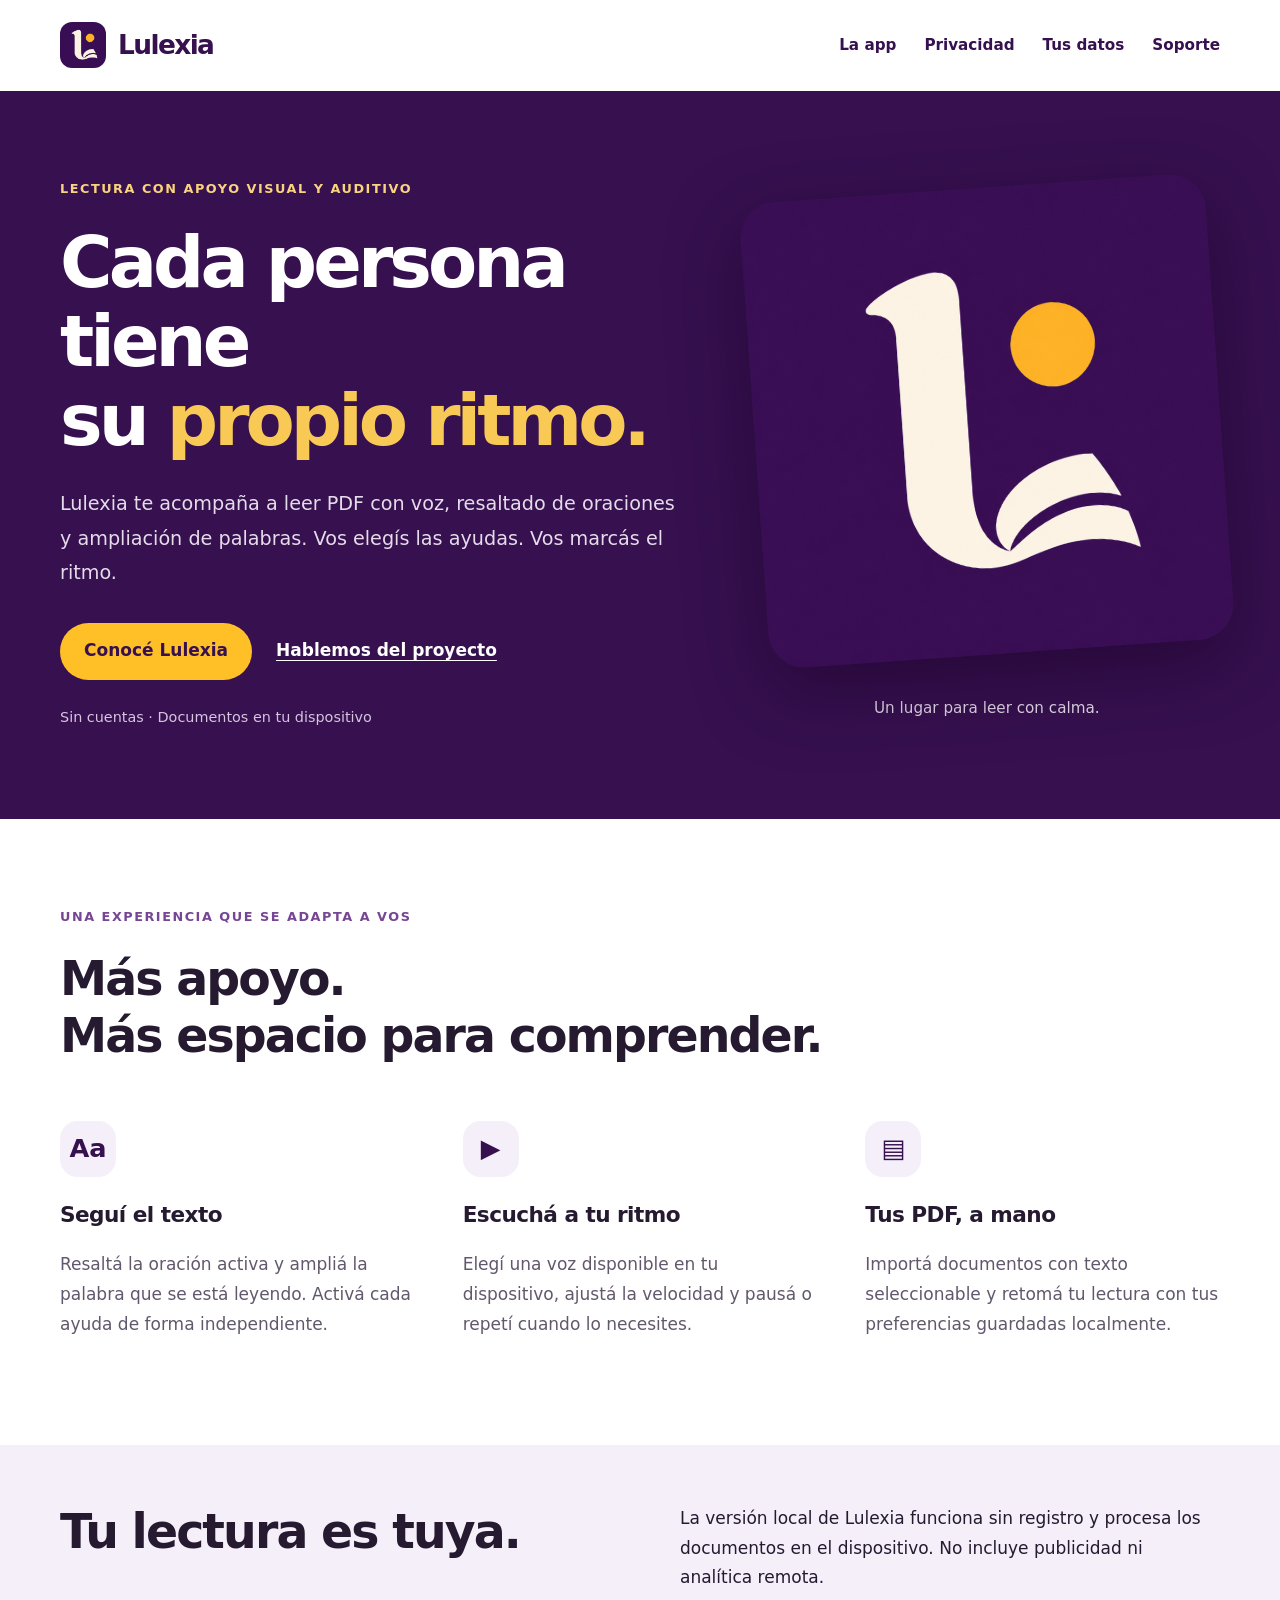
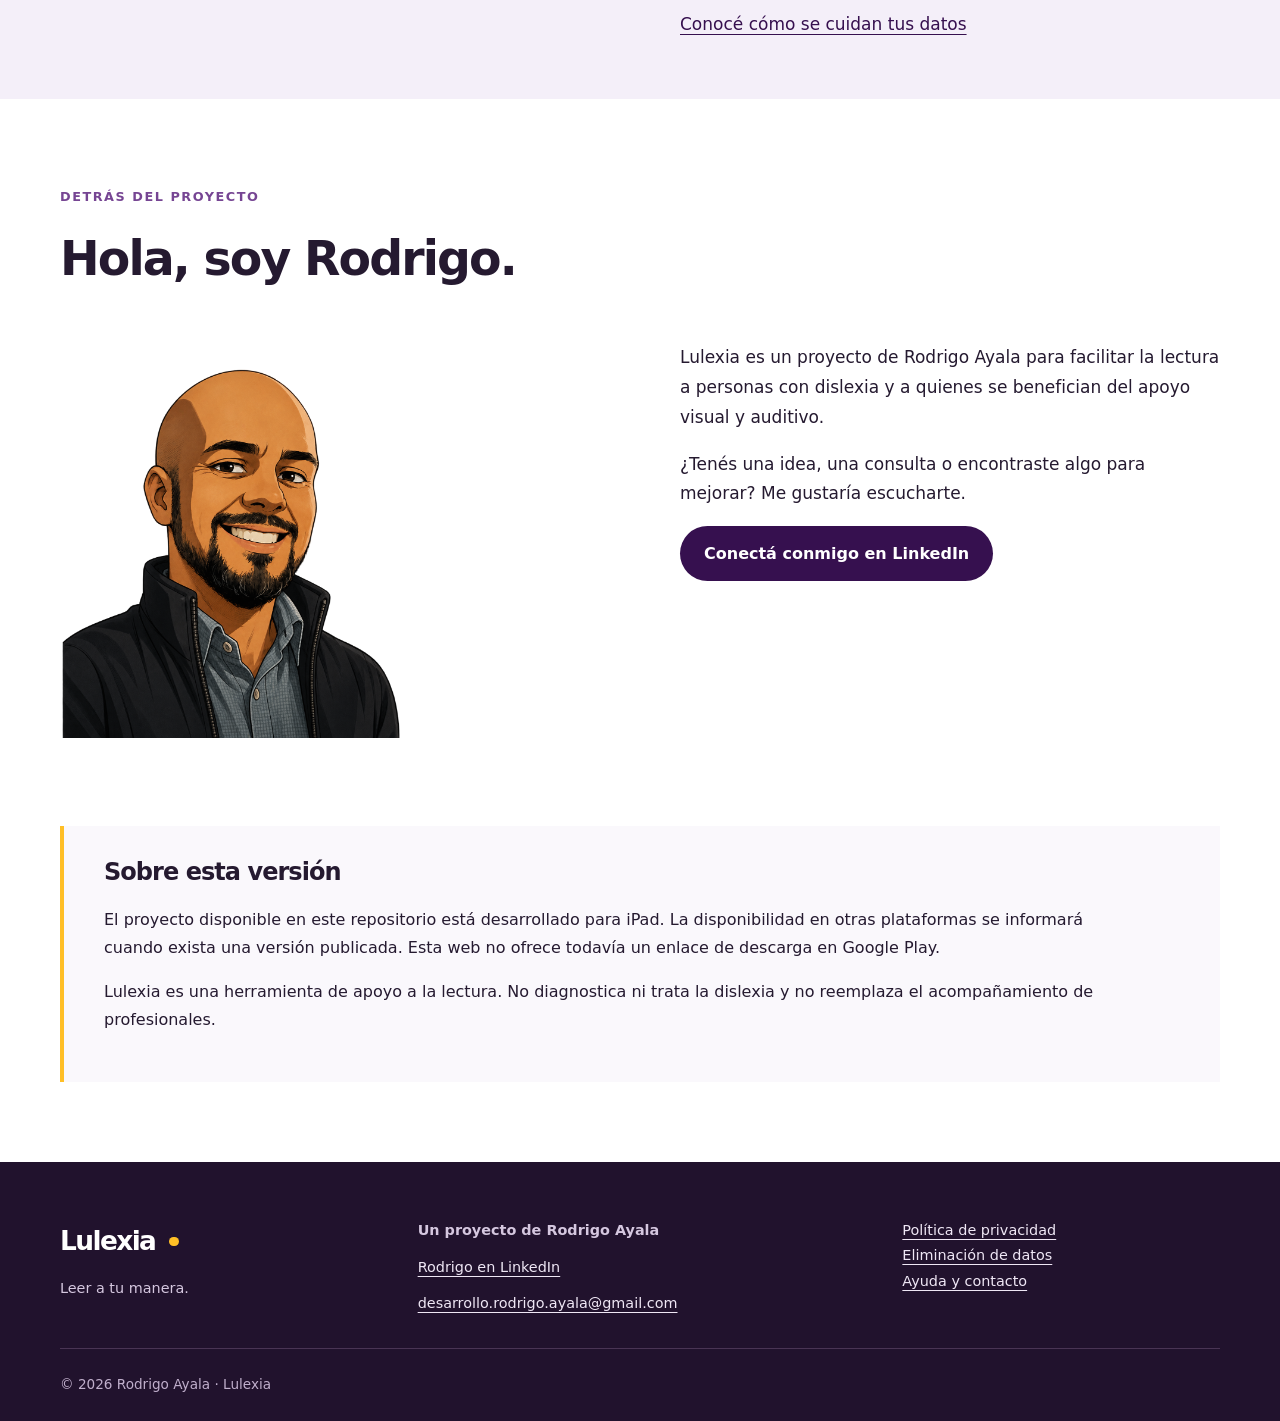
<file: docs/index.html>
<!doctype html>
<html lang="es"><head><meta charset="utf-8"><meta name="viewport" content="width=device-width, initial-scale=1"><title>Leer a tu manera · Lulexia</title><meta name="description" content="Conocé Lulexia: lectura de PDF con apoyo visual y auditivo, a tu propio ritmo."><meta name="theme-color" content="#36104f"><link rel="icon" href="assets/lulexia.png"><link rel="stylesheet" href="assets/styles.css"></head><body><a class="skip" href="#contenido">Saltar al contenido</a><header class="wrap"><a class="brand" href="index.html"><img src="assets/lulexia.png" width="46" height="46" alt="">Lulexia</a><nav aria-label="Navegación principal"><a href="index.html">La app</a><a href="privacidad.html">Privacidad</a><a href="datos.html">Tus datos</a><a href="soporte.html">Soporte</a></nav></header><main id="contenido"><section class="hero"><div class="wrap hero-grid"><div><p class="eyebrow">LECTURA CON APOYO VISUAL Y AUDITIVO</p><h1>Cada persona tiene<br>su <em>propio ritmo.</em></h1><p class="lead">Lulexia te acompaña a leer PDF con voz, resaltado de oraciones y ampliación de palabras. Vos elegís las ayudas. Vos marcás el ritmo.</p><div class="actions"><a class="button" href="#como-funciona">Conocé Lulexia</a><a class="text-link" href="soporte.html">Hablemos del proyecto</a></div><p class="hero-note">Sin cuentas · Documentos en tu dispositivo</p></div><div class="brand-art"><img src="assets/lulexia.png" width="1254" height="1254" alt="Logo de Lulexia: una L con forma de libro y un punto amarillo"><span>Un lugar para leer con calma.</span></div></div></section>
<section id="como-funciona" class="wrap section"><p class="eyebrow">UNA EXPERIENCIA QUE SE ADAPTA A VOS</p><h2>Más apoyo.<br>Más espacio para comprender.</h2><div class="features"><article><span class="symbol" aria-hidden="true">Aa</span><h3>Seguí el texto</h3><p>Resaltá la oración activa y ampliá la palabra que se está leyendo. Activá cada ayuda de forma independiente.</p></article><article><span class="symbol" aria-hidden="true">▶</span><h3>Escuchá a tu ritmo</h3><p>Elegí una voz disponible en tu dispositivo, ajustá la velocidad y pausá o repetí cuando lo necesites.</p></article><article><span class="symbol" aria-hidden="true">▤</span><h3>Tus PDF, a mano</h3><p>Importá documentos con texto seleccionable y retomá tu lectura con tus preferencias guardadas localmente.</p></article></div></section>
<section class="privacy-band"><div class="wrap split"><h2>Tu lectura es tuya.</h2><div><p>La versión local de Lulexia funciona sin registro y procesa los documentos en el dispositivo. No incluye publicidad ni analítica remota.</p><a href="privacidad.html">Conocé cómo se cuidan tus datos</a></div></div></section>
<section class="wrap section split author-section"><div><p class="eyebrow">DETRÁS DEL PROYECTO</p><h2>Hola, soy Rodrigo.</h2><img class="author-portrait" src="assets/rodrigo-recorte.png" width="1142" height="1377" loading="lazy" alt="Retrato ilustrado de Rodrigo Ayala, creador de Lulexia"></div><div><p>Lulexia es un proyecto de Rodrigo Ayala para facilitar la lectura a personas con dislexia y a quienes se benefician del apoyo visual y auditivo.</p><p>¿Tenés una idea, una consulta o encontraste algo para mejorar? Me gustaría escucharte.</p><a class="button secondary" href="https://www.linkedin.com/in/rodrigoayalaok/">Conectá conmigo en LinkedIn</a></div></section>
<section class="wrap availability"><h2>Sobre esta versión</h2><p>El proyecto disponible en este repositorio está desarrollado para iPad. La disponibilidad en otras plataformas se informará cuando exista una versión publicada. Esta web no ofrece todavía un enlace de descarga en Google Play.</p><p>Lulexia es una herramienta de apoyo a la lectura. No diagnostica ni trata la dislexia y no reemplaza el acompañamiento de profesionales.</p></section></main><footer><div class="wrap footer-grid"><div><a class="brand" href="index.html">Lulexia<span class="sun" aria-hidden="true"></span></a><p>Leer a tu manera.</p></div><div><strong>Un proyecto de Rodrigo Ayala</strong><p><a href="https://www.linkedin.com/in/rodrigoayalaok/">Rodrigo en LinkedIn</a></p><a href="mailto:desarrollo.rodrigo.ayala@gmail.com">desarrollo.rodrigo.ayala@gmail.com</a></div><div><a href="privacidad.html">Política de privacidad</a><br><a href="datos.html">Eliminación de datos</a><br><a href="soporte.html">Ayuda y contacto</a></div></div><div class="wrap fine">© 2026 Rodrigo Ayala · Lulexia</div></footer></body></html>
</file>
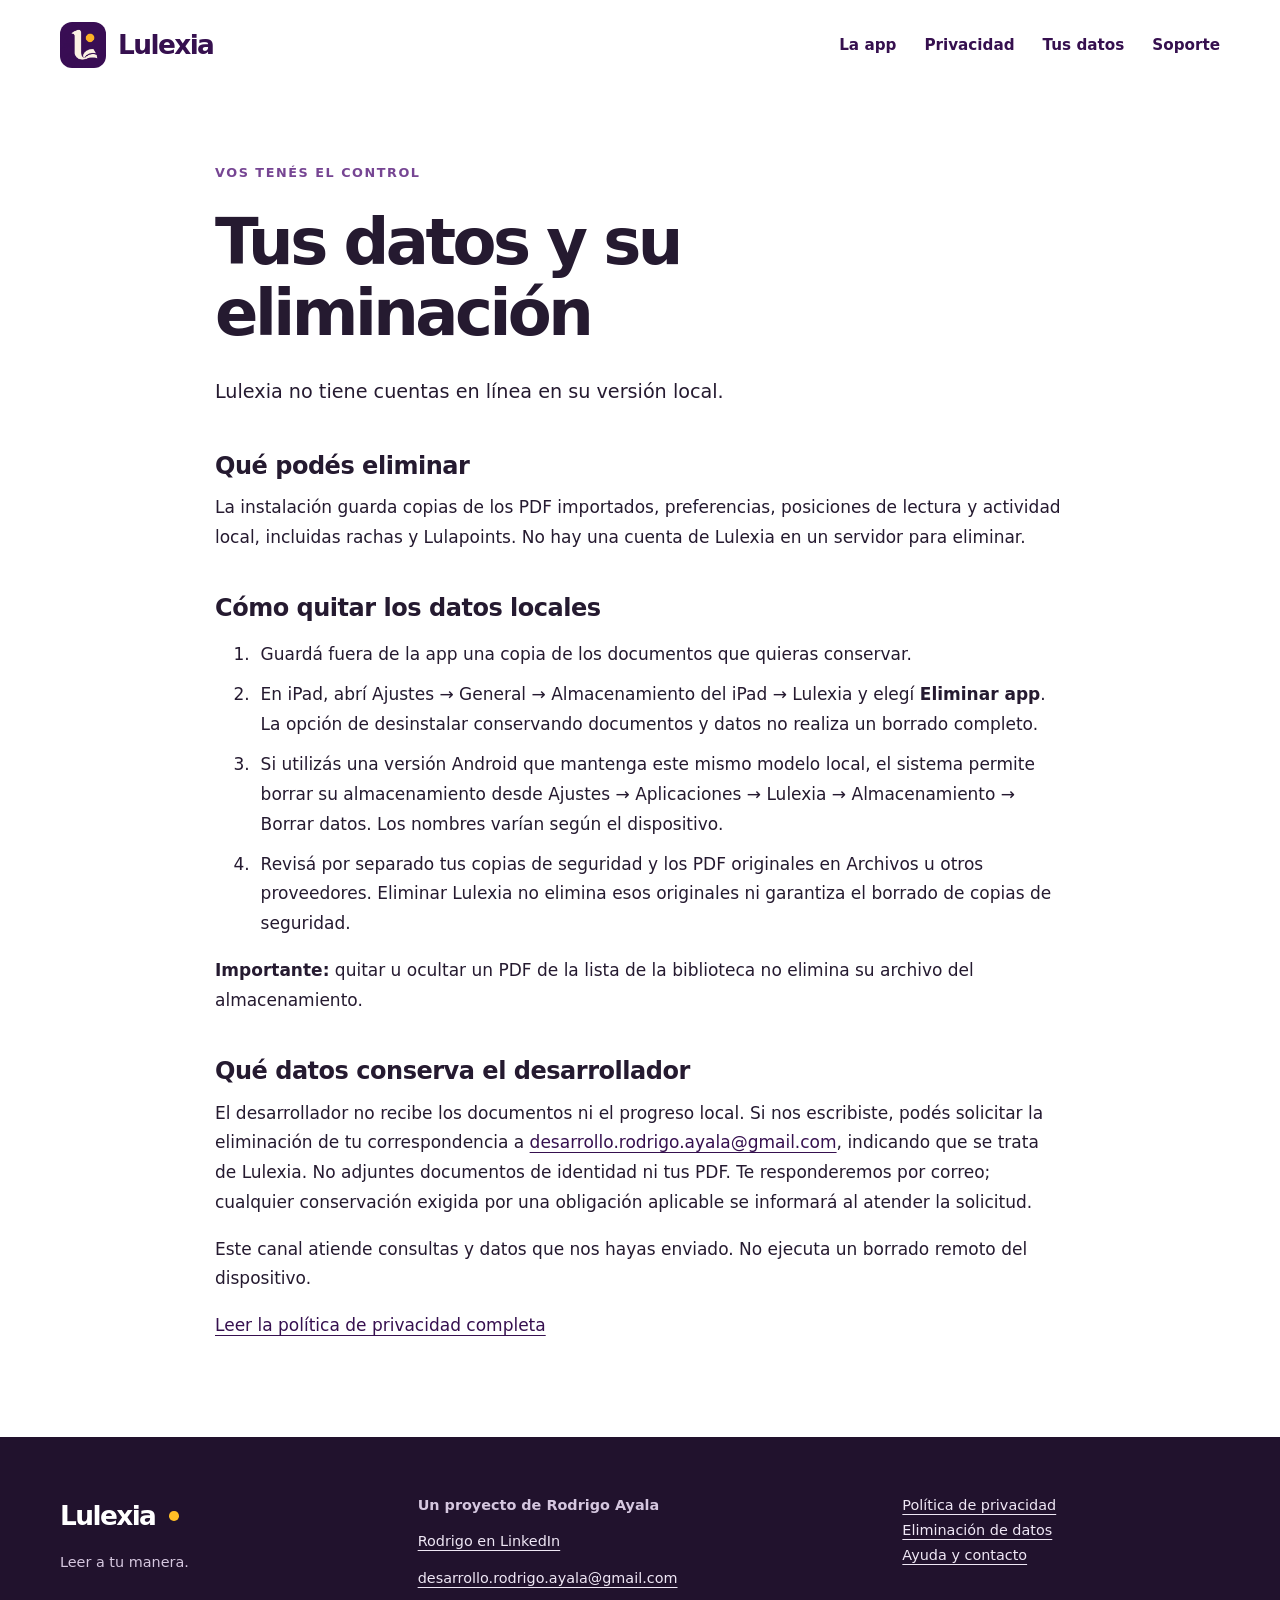
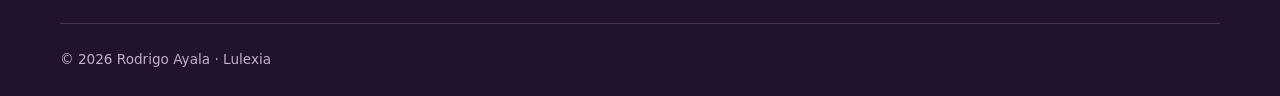
<file: docs/datos.html>
<!doctype html>
<html lang="es"><head><meta charset="utf-8"><meta name="viewport" content="width=device-width, initial-scale=1"><title>Eliminación de datos · Lulexia</title><meta name="description" content="Cómo eliminar documentos, progreso y datos locales de Lulexia y contactar al desarrollador."><meta name="theme-color" content="#36104f"><link rel="icon" href="assets/lulexia.png"><link rel="stylesheet" href="assets/styles.css"></head><body><a class="skip" href="#contenido">Saltar al contenido</a><header class="wrap"><a class="brand" href="index.html"><img src="assets/lulexia.png" width="46" height="46" alt="">Lulexia</a><nav aria-label="Navegación principal"><a href="index.html">La app</a><a href="privacidad.html">Privacidad</a><a href="datos.html">Tus datos</a><a href="soporte.html">Soporte</a></nav></header><main id="contenido"><article class="wrap legal"><p class="eyebrow">VOS TENÉS EL CONTROL</p><h1>Tus datos y su eliminación</h1><p class="lead">Lulexia no tiene cuentas en línea en su versión local.</p><h2>Qué podés eliminar</h2><p>La instalación guarda copias de los PDF importados, preferencias, posiciones de lectura y actividad local, incluidas rachas y Lulapoints. No hay una cuenta de Lulexia en un servidor para eliminar.</p><h2>Cómo quitar los datos locales</h2><ol><li>Guardá fuera de la app una copia de los documentos que quieras conservar.</li><li>En iPad, abrí Ajustes → General → Almacenamiento del iPad → Lulexia y elegí <strong>Eliminar app</strong>. La opción de desinstalar conservando documentos y datos no realiza un borrado completo.</li><li>Si utilizás una versión Android que mantenga este mismo modelo local, el sistema permite borrar su almacenamiento desde Ajustes → Aplicaciones → Lulexia → Almacenamiento → Borrar datos. Los nombres varían según el dispositivo.</li><li>Revisá por separado tus copias de seguridad y los PDF originales en Archivos u otros proveedores. Eliminar Lulexia no elimina esos originales ni garantiza el borrado de copias de seguridad.</li></ol><p><strong>Importante:</strong> quitar u ocultar un PDF de la lista de la biblioteca no elimina su archivo del almacenamiento.</p><h2>Qué datos conserva el desarrollador</h2><p>El desarrollador no recibe los documentos ni el progreso local. Si nos escribiste, podés solicitar la eliminación de tu correspondencia a <a href="mailto:desarrollo.rodrigo.ayala@gmail.com?subject=Solicitud%20de%20eliminaci%C3%B3n%20de%20datos%20-%20Lulexia">desarrollo.rodrigo.ayala@gmail.com</a>, indicando que se trata de Lulexia. No adjuntes documentos de identidad ni tus PDF. Te responderemos por correo; cualquier conservación exigida por una obligación aplicable se informará al atender la solicitud.</p><p>Este canal atiende consultas y datos que nos hayas enviado. No ejecuta un borrado remoto del dispositivo.</p><a href="privacidad.html">Leer la política de privacidad completa</a></article></main><footer><div class="wrap footer-grid"><div><a class="brand" href="index.html">Lulexia<span class="sun" aria-hidden="true"></span></a><p>Leer a tu manera.</p></div><div><strong>Un proyecto de Rodrigo Ayala</strong><p><a href="https://www.linkedin.com/in/rodrigoayalaok/">Rodrigo en LinkedIn</a></p><a href="mailto:desarrollo.rodrigo.ayala@gmail.com">desarrollo.rodrigo.ayala@gmail.com</a></div><div><a href="privacidad.html">Política de privacidad</a><br><a href="datos.html">Eliminación de datos</a><br><a href="soporte.html">Ayuda y contacto</a></div></div><div class="wrap fine">© 2026 Rodrigo Ayala · Lulexia</div></footer></body></html>
</file>
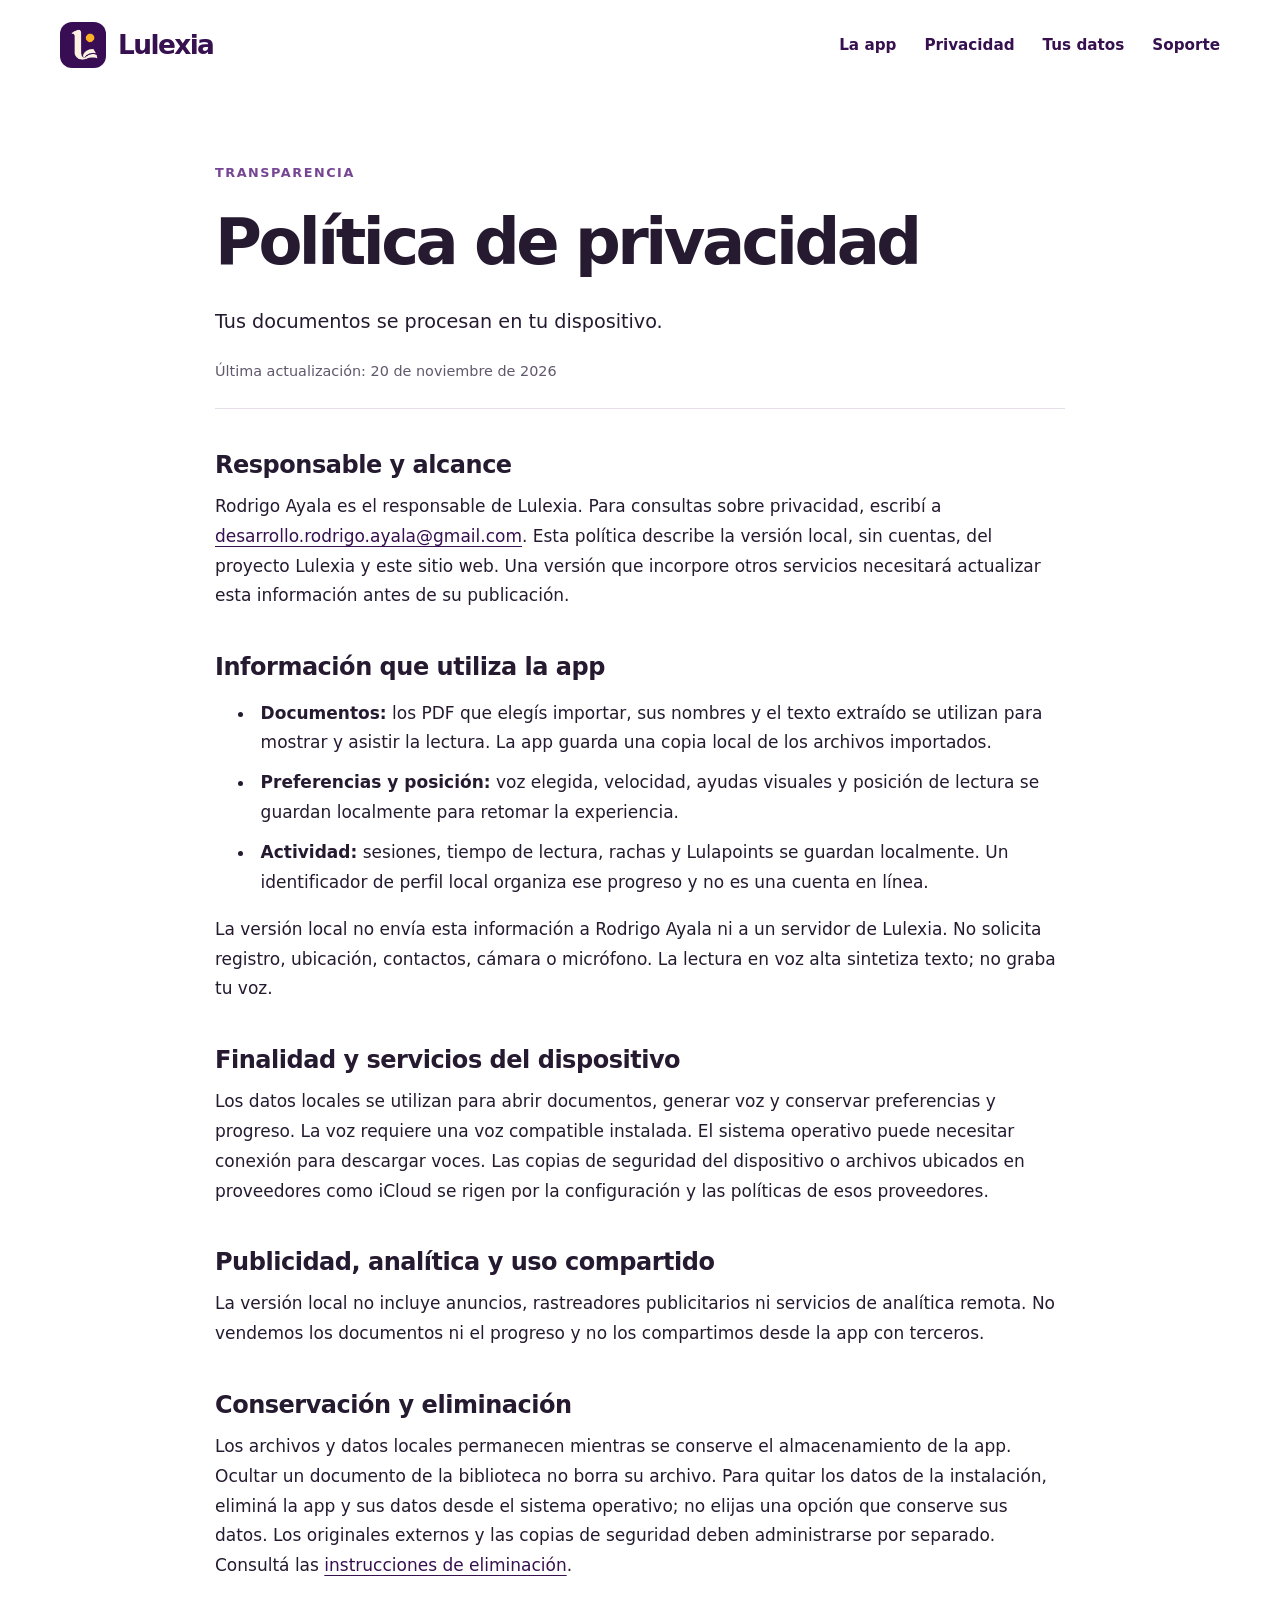
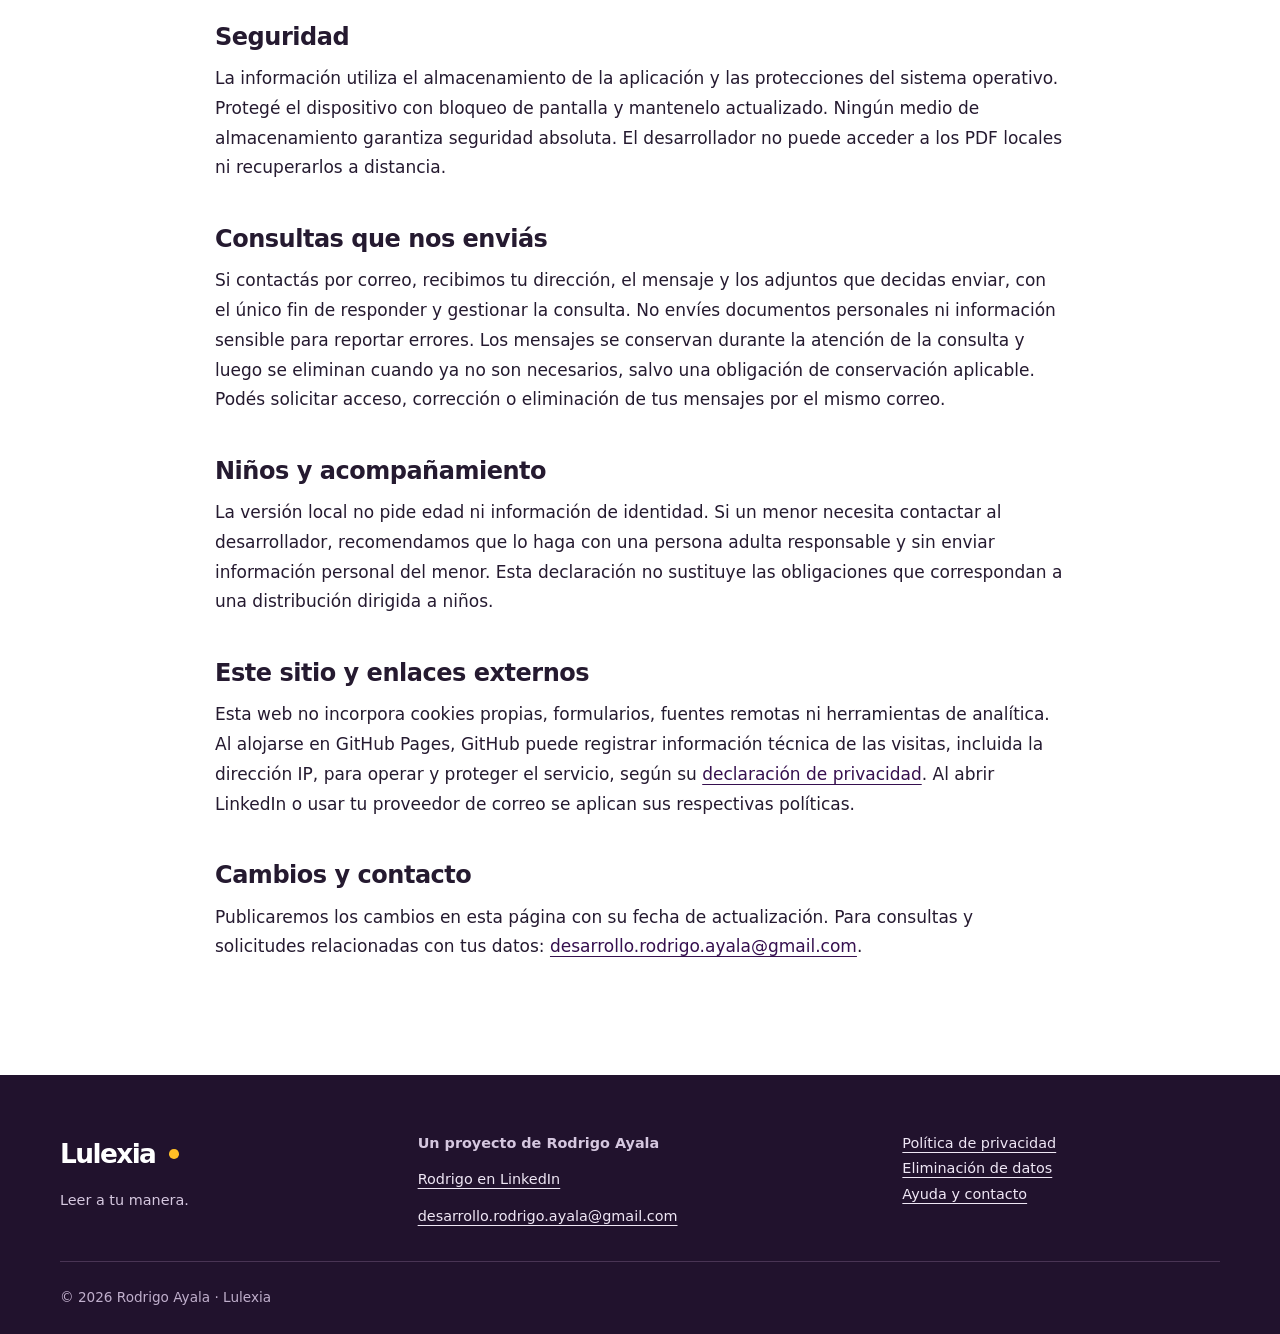
<file: docs/privacidad.html>
<!doctype html>
<html lang="es"><head><meta charset="utf-8"><meta name="viewport" content="width=device-width, initial-scale=1"><title>Política de privacidad · Lulexia</title><meta name="description" content="Política de privacidad de Lulexia: datos locales, documentos, conservación, eliminación y contacto."><meta name="theme-color" content="#36104f"><link rel="icon" href="assets/lulexia.png"><link rel="stylesheet" href="assets/styles.css"></head><body><a class="skip" href="#contenido">Saltar al contenido</a><header class="wrap"><a class="brand" href="index.html"><img src="assets/lulexia.png" width="46" height="46" alt="">Lulexia</a><nav aria-label="Navegación principal"><a href="index.html">La app</a><a href="privacidad.html">Privacidad</a><a href="datos.html">Tus datos</a><a href="soporte.html">Soporte</a></nav></header><main id="contenido"><article class="wrap legal"><p class="eyebrow">TRANSPARENCIA</p><h1>Política de privacidad</h1><p class="lead">Tus documentos se procesan en tu dispositivo.</p><p class="date">Última actualización: 20 de noviembre de 2026</p><h2>Responsable y alcance</h2><p>Rodrigo Ayala es el responsable de Lulexia. Para consultas sobre privacidad, escribí a <a href="mailto:desarrollo.rodrigo.ayala@gmail.com">desarrollo.rodrigo.ayala@gmail.com</a>. Esta política describe la versión local, sin cuentas, del proyecto Lulexia y este sitio web. Una versión que incorpore otros servicios necesitará actualizar esta información antes de su publicación.</p><h2>Información que utiliza la app</h2><ul><li><strong>Documentos:</strong> los PDF que elegís importar, sus nombres y el texto extraído se utilizan para mostrar y asistir la lectura. La app guarda una copia local de los archivos importados.</li><li><strong>Preferencias y posición:</strong> voz elegida, velocidad, ayudas visuales y posición de lectura se guardan localmente para retomar la experiencia.</li><li><strong>Actividad:</strong> sesiones, tiempo de lectura, rachas y Lulapoints se guardan localmente. Un identificador de perfil local organiza ese progreso y no es una cuenta en línea.</li></ul><p>La versión local no envía esta información a Rodrigo Ayala ni a un servidor de Lulexia. No solicita registro, ubicación, contactos, cámara o micrófono. La lectura en voz alta sintetiza texto; no graba tu voz.</p><h2>Finalidad y servicios del dispositivo</h2><p>Los datos locales se utilizan para abrir documentos, generar voz y conservar preferencias y progreso. La voz requiere una voz compatible instalada. El sistema operativo puede necesitar conexión para descargar voces. Las copias de seguridad del dispositivo o archivos ubicados en proveedores como iCloud se rigen por la configuración y las políticas de esos proveedores.</p><h2>Publicidad, analítica y uso compartido</h2><p>La versión local no incluye anuncios, rastreadores publicitarios ni servicios de analítica remota. No vendemos los documentos ni el progreso y no los compartimos desde la app con terceros.</p><h2>Conservación y eliminación</h2><p>Los archivos y datos locales permanecen mientras se conserve el almacenamiento de la app. Ocultar un documento de la biblioteca no borra su archivo. Para quitar los datos de la instalación, eliminá la app y sus datos desde el sistema operativo; no elijas una opción que conserve sus datos. Los originales externos y las copias de seguridad deben administrarse por separado. Consultá las <a href="datos.html">instrucciones de eliminación</a>.</p><h2>Seguridad</h2><p>La información utiliza el almacenamiento de la aplicación y las protecciones del sistema operativo. Protegé el dispositivo con bloqueo de pantalla y mantenelo actualizado. Ningún medio de almacenamiento garantiza seguridad absoluta. El desarrollador no puede acceder a los PDF locales ni recuperarlos a distancia.</p><h2>Consultas que nos enviás</h2><p>Si contactás por correo, recibimos tu dirección, el mensaje y los adjuntos que decidas enviar, con el único fin de responder y gestionar la consulta. No envíes documentos personales ni información sensible para reportar errores. Los mensajes se conservan durante la atención de la consulta y luego se eliminan cuando ya no son necesarios, salvo una obligación de conservación aplicable. Podés solicitar acceso, corrección o eliminación de tus mensajes por el mismo correo.</p><h2>Niños y acompañamiento</h2><p>La versión local no pide edad ni información de identidad. Si un menor necesita contactar al desarrollador, recomendamos que lo haga con una persona adulta responsable y sin enviar información personal del menor. Esta declaración no sustituye las obligaciones que correspondan a una distribución dirigida a niños.</p><h2>Este sitio y enlaces externos</h2><p>Esta web no incorpora cookies propias, formularios, fuentes remotas ni herramientas de analítica. Al alojarse en GitHub Pages, GitHub puede registrar información técnica de las visitas, incluida la dirección IP, para operar y proteger el servicio, según su <a href="https://docs.github.com/en/site-policy/privacy-policies/github-general-privacy-statement">declaración de privacidad</a>. Al abrir LinkedIn o usar tu proveedor de correo se aplican sus respectivas políticas.</p><h2>Cambios y contacto</h2><p>Publicaremos los cambios en esta página con su fecha de actualización. Para consultas y solicitudes relacionadas con tus datos: <a href="mailto:desarrollo.rodrigo.ayala@gmail.com">desarrollo.rodrigo.ayala@gmail.com</a>.</p></article></main><footer><div class="wrap footer-grid"><div><a class="brand" href="index.html">Lulexia<span class="sun" aria-hidden="true"></span></a><p>Leer a tu manera.</p></div><div><strong>Un proyecto de Rodrigo Ayala</strong><p><a href="https://www.linkedin.com/in/rodrigoayalaok/">Rodrigo en LinkedIn</a></p><a href="mailto:desarrollo.rodrigo.ayala@gmail.com">desarrollo.rodrigo.ayala@gmail.com</a></div><div><a href="privacidad.html">Política de privacidad</a><br><a href="datos.html">Eliminación de datos</a><br><a href="soporte.html">Ayuda y contacto</a></div></div><div class="wrap fine">© 2026 Rodrigo Ayala · Lulexia</div></footer></body></html>
</file>
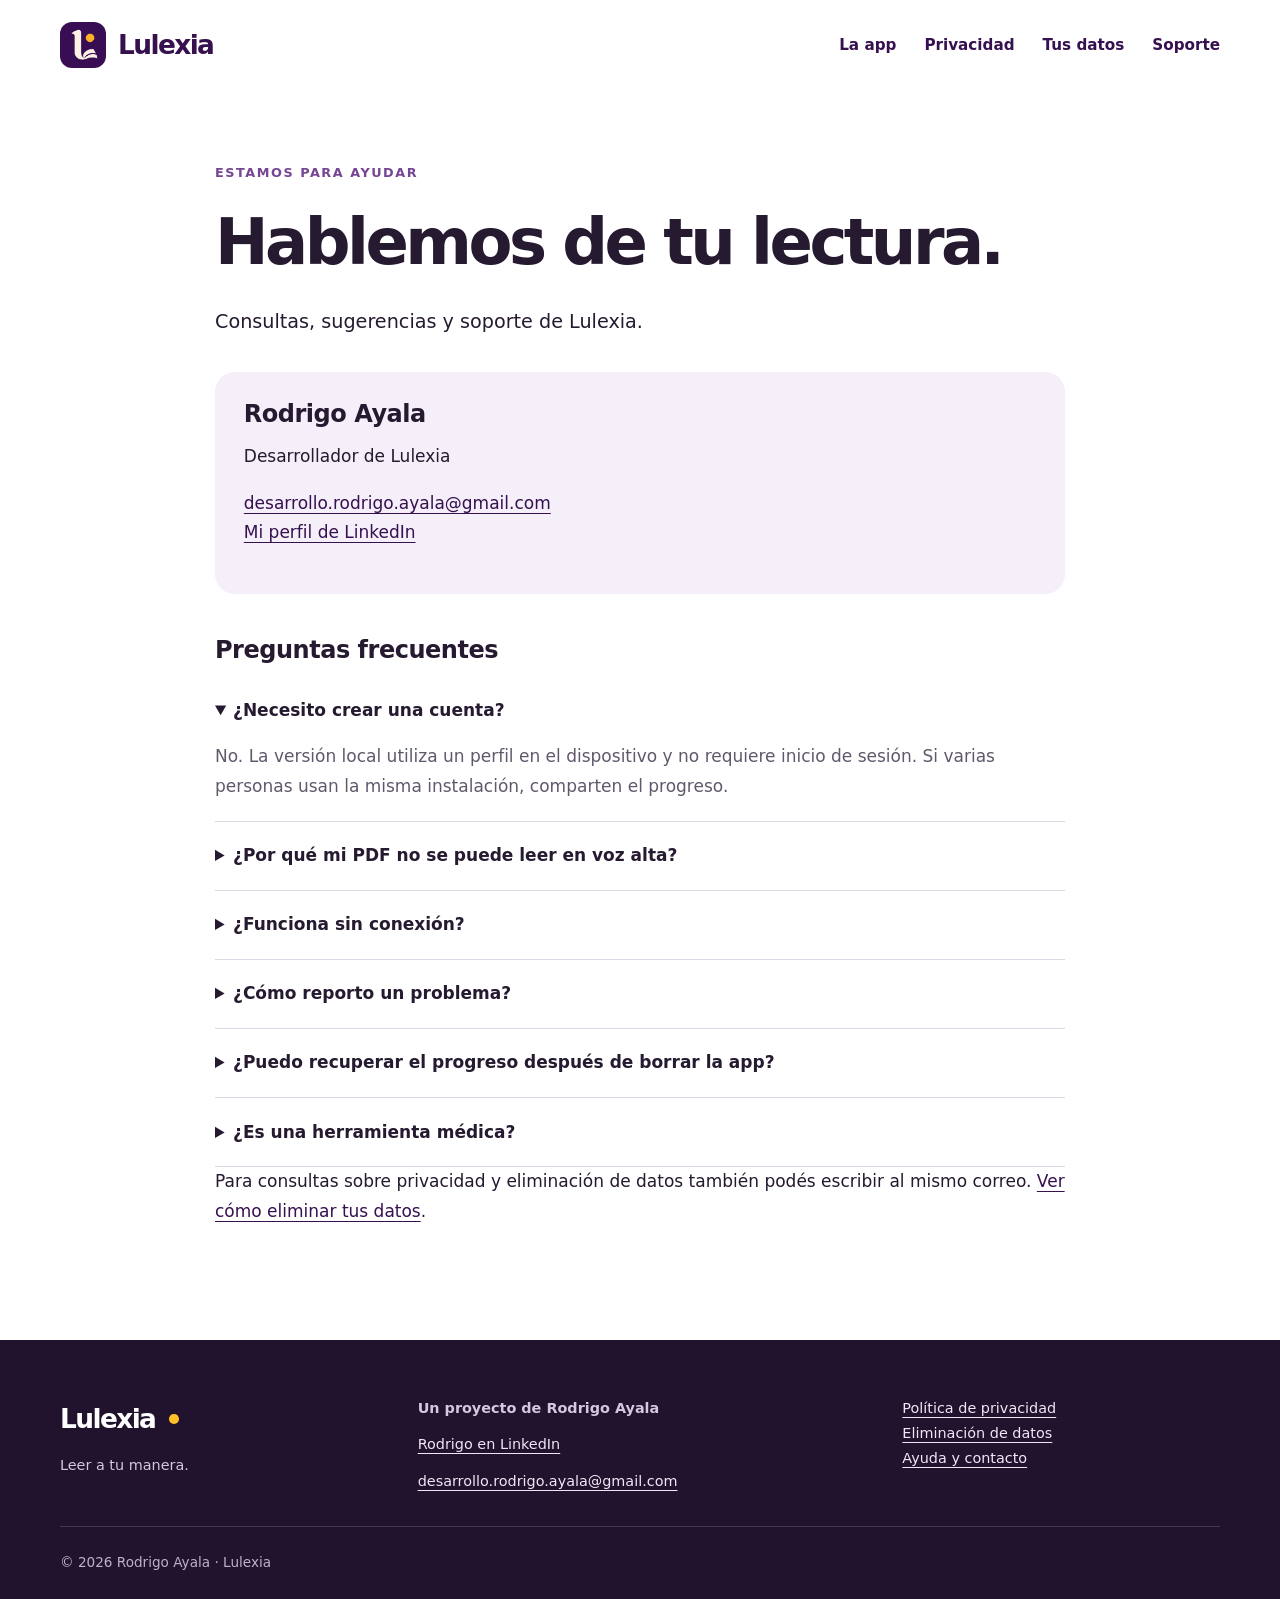
<file: docs/soporte.html>
<!doctype html>
<html lang="es"><head><meta charset="utf-8"><meta name="viewport" content="width=device-width, initial-scale=1"><title>Ayuda y contacto · Lulexia</title><meta name="description" content="Soporte de Lulexia, preguntas frecuentes y contacto con Rodrigo Ayala."><meta name="theme-color" content="#36104f"><link rel="icon" href="assets/lulexia.png"><link rel="stylesheet" href="assets/styles.css"></head><body><a class="skip" href="#contenido">Saltar al contenido</a><header class="wrap"><a class="brand" href="index.html"><img src="assets/lulexia.png" width="46" height="46" alt="">Lulexia</a><nav aria-label="Navegación principal"><a href="index.html">La app</a><a href="privacidad.html">Privacidad</a><a href="datos.html">Tus datos</a><a href="soporte.html">Soporte</a></nav></header><main id="contenido"><article class="wrap legal"><p class="eyebrow">ESTAMOS PARA AYUDAR</p><h1>Hablemos de tu lectura.</h1><p class="lead">Consultas, sugerencias y soporte de Lulexia.</p><div class="contact-box"><h2>Rodrigo Ayala</h2><p>Desarrollador de Lulexia</p><a href="mailto:desarrollo.rodrigo.ayala@gmail.com">desarrollo.rodrigo.ayala@gmail.com</a><p><a href="https://www.linkedin.com/in/rodrigoayalaok/">Mi perfil de LinkedIn</a></p></div><h2>Preguntas frecuentes</h2><details open><summary>¿Necesito crear una cuenta?</summary><p>No. La versión local utiliza un perfil en el dispositivo y no requiere inicio de sesión. Si varias personas usan la misma instalación, comparten el progreso.</p></details><details><summary>¿Por qué mi PDF no se puede leer en voz alta?</summary><p>La versión actual necesita texto seleccionable. Un PDF escaneado puede contener solo imágenes. Los archivos protegidos o con un orden de texto complejo también pueden presentar límites.</p></details><details><summary>¿Funciona sin conexión?</summary><p>La lectura y el procesamiento local funcionan sin conexión cuando hay una voz compatible instalada. Descargar voces o abrir enlaces externos puede requerir internet.</p></details><details><summary>¿Cómo reporto un problema?</summary><p>Escribí por correo indicando versión de la app, dispositivo, sistema operativo y pasos para reproducirlo. Si enviás una captura, ocultá nombres y contenido privado. No hace falta adjuntar tu PDF.</p></details><details><summary>¿Puedo recuperar el progreso después de borrar la app?</summary><p>Lulexia no tiene sincronización propia ni recuperación en un servidor. La restauración depende de las copias y funciones que ofrezca tu sistema operativo. Guardá tus documentos importantes por separado.</p></details><details><summary>¿Es una herramienta médica?</summary><p>No. Ofrece apoyo visual y auditivo a la lectura; no realiza diagnósticos ni tratamientos y no reemplaza a profesionales.</p></details><p>Para consultas sobre privacidad y eliminación de datos también podés escribir al mismo correo. <a href="datos.html">Ver cómo eliminar tus datos</a>.</p></article></main><footer><div class="wrap footer-grid"><div><a class="brand" href="index.html">Lulexia<span class="sun" aria-hidden="true"></span></a><p>Leer a tu manera.</p></div><div><strong>Un proyecto de Rodrigo Ayala</strong><p><a href="https://www.linkedin.com/in/rodrigoayalaok/">Rodrigo en LinkedIn</a></p><a href="mailto:desarrollo.rodrigo.ayala@gmail.com">desarrollo.rodrigo.ayala@gmail.com</a></div><div><a href="privacidad.html">Política de privacidad</a><br><a href="datos.html">Eliminación de datos</a><br><a href="soporte.html">Ayuda y contacto</a></div></div><div class="wrap fine">© 2026 Rodrigo Ayala · Lulexia</div></footer></body></html>
</file>
<file: docs/assets/styles.css>
:root{--purple:#36104f;--ink:#251a30;--muted:#62586c;--yellow:#ffbf26;--paper:#fff;--lavender:#f4eff9}*{box-sizing:border-box}html{scroll-behavior:smooth;scroll-padding-top:2rem}body{margin:0;background:var(--paper);color:var(--ink);font-family:ui-sans-serif,system-ui,-apple-system,BlinkMacSystemFont,"Segoe UI",sans-serif;font-size:1.0625rem;line-height:1.75}a{color:var(--purple);text-underline-offset:.25em}a:hover{text-decoration-thickness:2px}a:focus-visible,summary:focus-visible{outline:3px solid #9b6500;outline-offset:5px}.wrap{width:min(1160px,calc(100% - 3rem));margin-inline:auto}header{display:flex;justify-content:space-between;align-items:center;gap:2rem;padding-block:1.4rem}.brand{display:inline-flex;align-items:center;gap:.75rem;text-decoration:none;font-size:1.65rem;font-weight:780;letter-spacing:-.06em}.brand img{border-radius:12px}nav{display:flex;gap:1.75rem;flex-wrap:wrap}nav a{font-size:.95rem;text-decoration:none;font-weight:600}h1,h2,h3,p{margin-top:0}h1{font-size:clamp(2.7rem,5.6vw,4.8rem);line-height:1.1;letter-spacing:-.055em;font-weight:760;margin-bottom:1.7rem}h1 em{font-style:normal;color:#f8c954}h2{font-size:clamp(2rem,3.7vw,3rem);line-height:1.2;letter-spacing:-.04em;font-weight:730}h3{font-size:1.35rem;line-height:1.3;letter-spacing:-.025em}.hero{background:var(--purple);color:white;overflow:hidden}.hero-grid{display:grid;grid-template-columns:1.35fr 1fr;gap:4rem;align-items:center;padding-block:5.5rem}.eyebrow{font-size:.8rem;font-weight:750;letter-spacing:.12em;line-height:1.6;margin-bottom:1.5rem}.hero .eyebrow{color:#f9d37e}.lead{font-size:1.2rem;line-height:1.8;max-width:41rem}.hero .lead{color:#e5dcea}.actions{display:flex;align-items:center;gap:1.5rem;flex-wrap:wrap;margin-top:2rem}.button{display:inline-block;background:var(--yellow);color:var(--purple);border-radius:100px;padding:.85rem 1.5rem;font-weight:750;text-decoration:none}.button:hover{background:#ffd36c}.text-link{color:white;font-weight:600}.hero-note{color:#d6c4e0;font-size:.9rem;margin-top:1.6rem;margin-bottom:0}.brand-art{text-align:center}.brand-art img{display:block;width:100%;height:auto;border-radius:36px;box-shadow:0 24px 70px #17002480;transform:rotate(-4deg)}.brand-art span{display:block;margin-top:2.5rem;color:#e5dcea;font-size:.95rem}.section{padding-block:5.5rem}.section .eyebrow,.legal .eyebrow{color:#764593}.features{display:grid;grid-template-columns:repeat(3,1fr);gap:3rem;margin-top:3.5rem}.features p{color:var(--muted)}.symbol{display:flex;align-items:center;justify-content:center;width:3.5rem;height:3.5rem;border-radius:18px;background:var(--lavender);color:var(--purple);font-size:1.6rem;font-weight:750;margin-bottom:1.5rem}.privacy-band{padding-block:3.7rem;background:var(--lavender)}.split{display:grid;grid-template-columns:1fr 1fr;gap:5rem;align-items:start}.split p{max-width:38rem}.secondary{background:var(--purple);color:white;font-size:1rem}.secondary:hover{background:#542170}.availability{padding:2rem 2.5rem;background:#faf8fc;border-left:4px solid var(--yellow);margin-bottom:5rem}.availability h2{font-size:1.5rem}.availability p{font-size:1rem;max-width:64rem}.legal{max-width:850px;padding-block:4.5rem 6rem}.legal h1{font-size:clamp(2.6rem,5vw,4rem)}.legal h2{font-size:1.5rem;margin-top:2.6rem;margin-bottom:.8rem;letter-spacing:-.02em}.legal li{margin-bottom:.65rem;padding-left:.35rem}.legal p,.legal li{overflow-wrap:anywhere}.date{font-size:.9rem;color:var(--muted);padding-bottom:1.5rem;border-bottom:1px solid #e6dfea}.contact-box{background:var(--lavender);padding:1.8rem;border-radius:20px;margin-block:2rem}.contact-box h2{margin-top:0}details{border-bottom:1px solid #dfd7e5;padding:1.2rem 0}summary{cursor:pointer;font-weight:650}details p{margin:1rem 0 0;color:var(--muted)}footer{padding-block:3.5rem 1.5rem;background:#21122d;color:#d5c7df;font-size:.9rem}footer a{color:#efe7f5;overflow-wrap:anywhere}footer .brand{color:white}footer p{margin-block:.7rem}.footer-grid{display:grid;grid-template-columns:1fr 1.4fr 1fr;gap:2.5rem}.sun{width:.6rem;height:.6rem;background:var(--yellow);border-radius:50%;margin-left:.1rem}.fine{border-top:1px solid #493454;margin-top:2rem;padding-top:1.5rem;color:#c0afcc;font-size:.85rem}.skip{position:absolute;top:-100px;left:1rem;background:white;z-index:10;padding:.75rem}.skip:focus{top:1rem}@media(max-width:760px){header{align-items:flex-start;flex-direction:column;gap:1rem}nav{gap:1.2rem}.hero-grid{grid-template-columns:1fr;padding-block:3.5rem;gap:3rem}.brand-art{width:min(75%,320px);margin:auto}.hero h1 br{display:none}.features,.split,.footer-grid{grid-template-columns:1fr;gap:2rem}.section{padding-block:3.5rem}.features{margin-top:2rem}.availability{padding:1.5rem}.legal{padding-top:2.5rem}.footer-grid{gap:1.8rem}}@media(prefers-reduced-motion:reduce){html{scroll-behavior:auto}}@media print{nav,.actions,footer,.brand-art{display:none}.hero{background:white;color:black}.hero h1 em,.hero .lead{color:black}.legal{padding:0;max-width:none}}

.author-section{align-items:center}.author-portrait{display:block;width:min(100%,340px);height:auto;margin-top:2rem;object-fit:contain;border:0;border-radius:0;box-shadow:none;background:transparent}@media(max-width:760px){.author-portrait{width:min(85%,300px);margin-inline:auto}}
</file>
